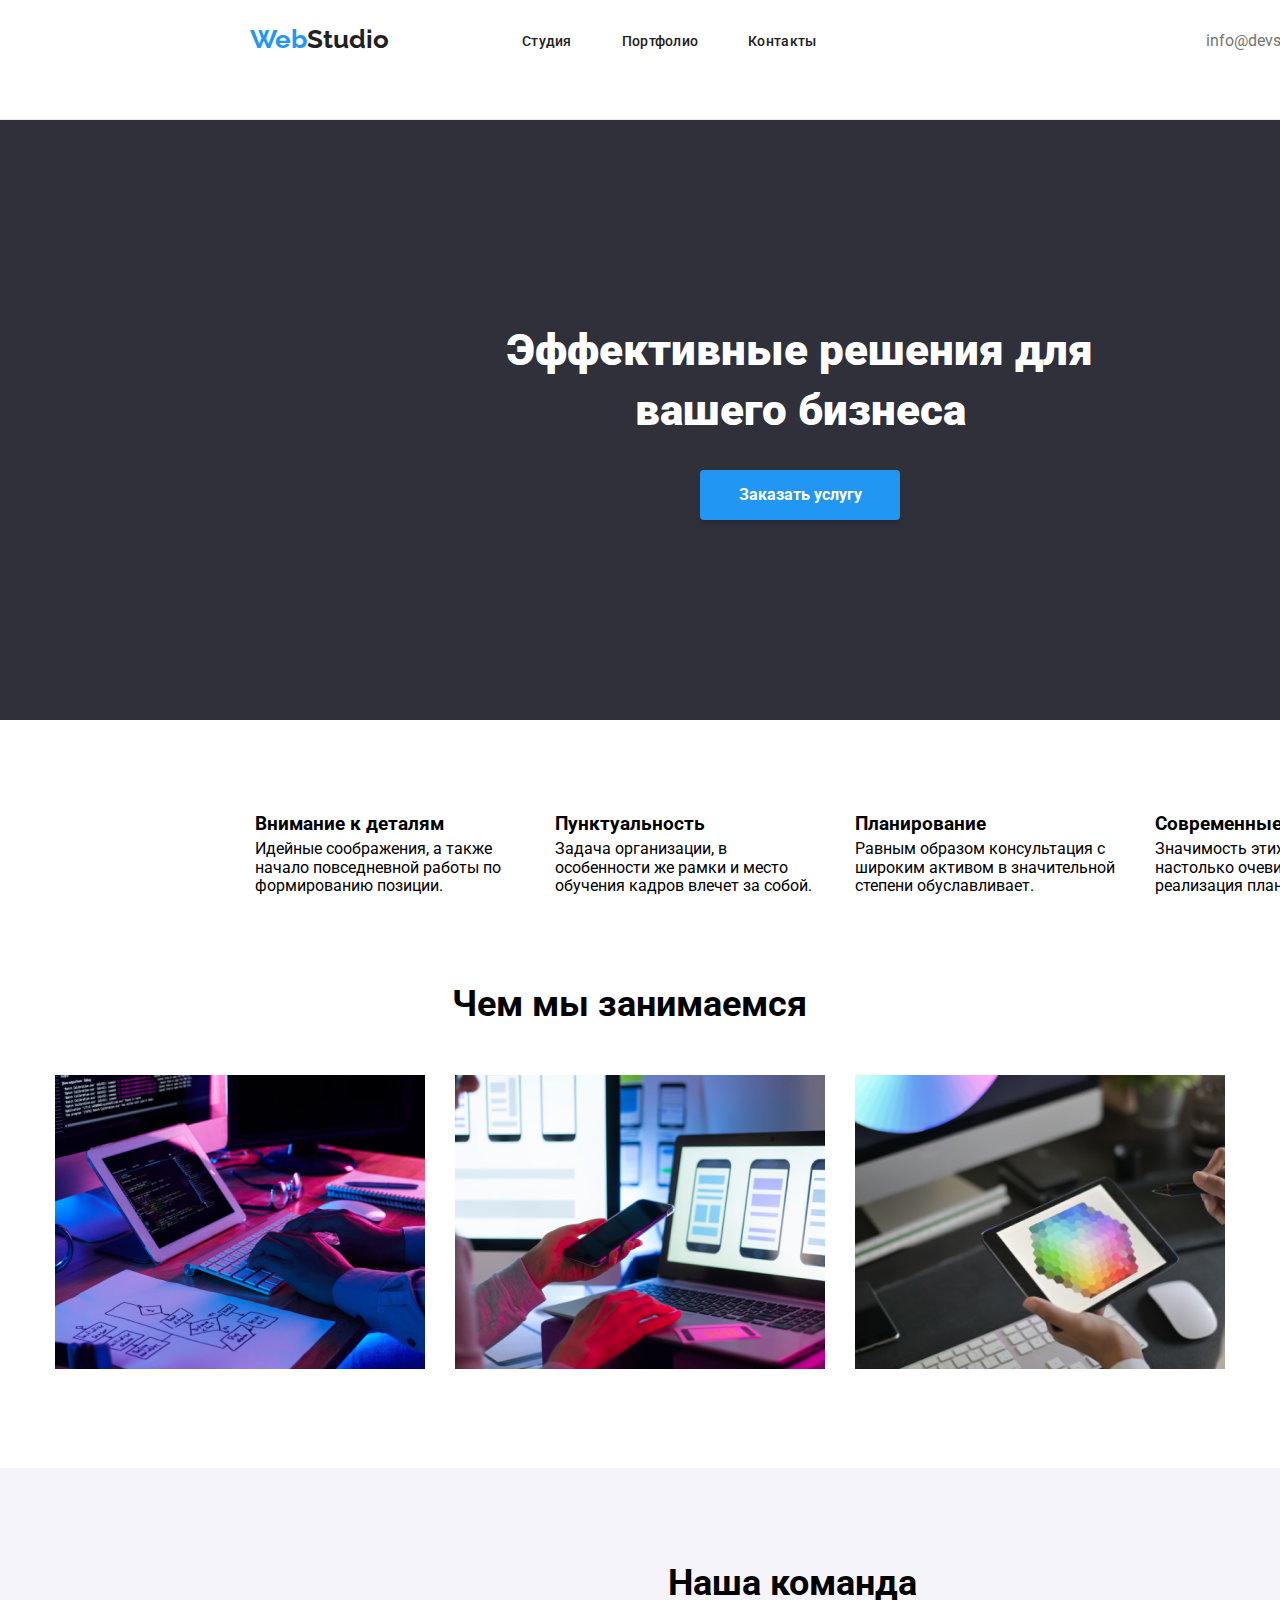
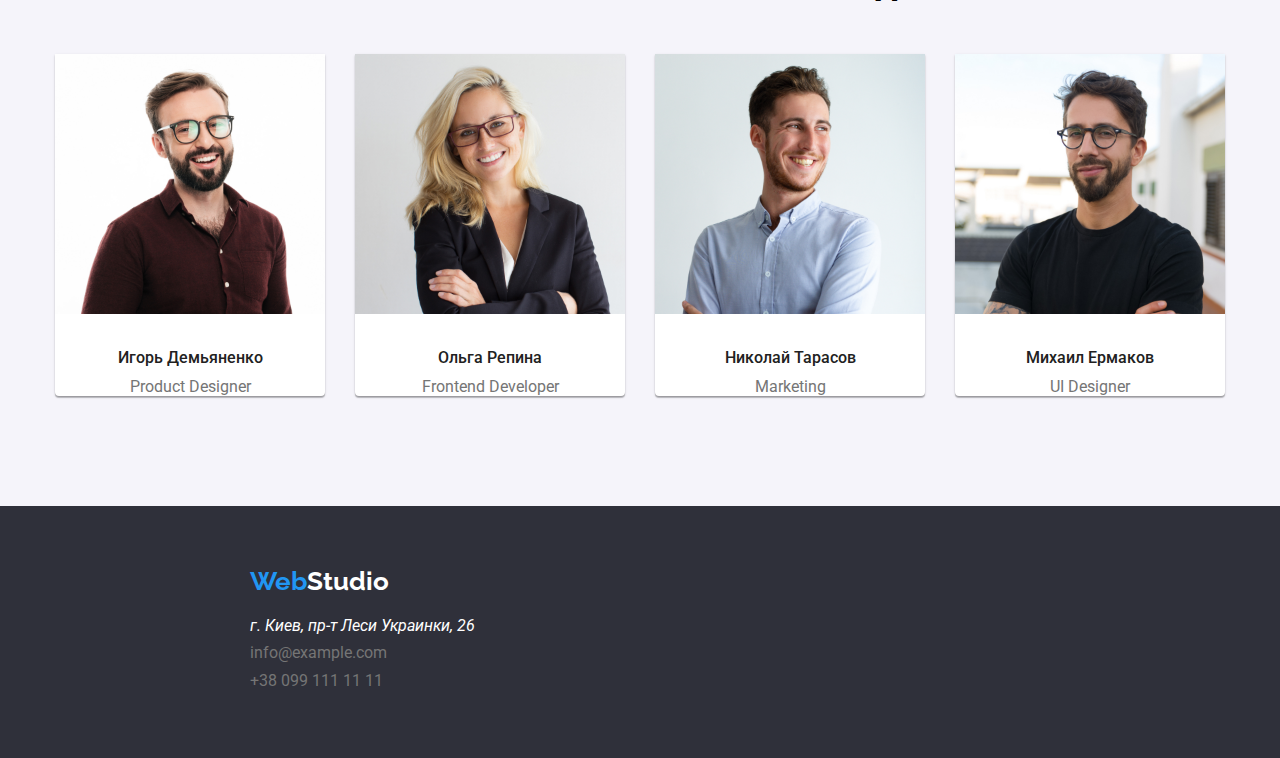
<file: index.html>
<!DOCTYPE html>
<html lang="ru">
<head>
    <meta charset="UTF-8">
    <meta name="viewport" content="width=device-width, initial-scale=1.0">
    <title>Document</title>
  <link rel="stylesheet" href="./css/style.css">
  <link rel="stylesheet" href="./css/normalize.css">
<link rel="preconnect" href="https://fonts.gstatic.com">
<link
    href="https://fonts.googleapis.com/css2?family=Raleway:wght@700;800&family=Roboto:wght@400;500;700;900&display=swap"
    rel="stylesheet">
</head>
<body>
    <!-- шапка -->
    <header>
    
            <a href="/" class="logo"><span class="logo-color">Web</span>Studio</a>
            
        <!-- навигация  -->
        <nav >
            <ul class="navigation">
                
                <li class="list-anchor" ><a href="/" class="nav-anchor nav-active-anchor">Студия</a></li>
                <li  class="list-anchor"><a href="./portfolio.html" class="nav-anchor">Портфолио</a></li>
                <li  class="list-anchor"><a href="/" class="nav-anchor">Контакты</a></li>
               
            </ul>
        </nav>
        
    
            <ul class="contacts">
      <li><a href="mailto:info@devstudio.com" class="conctacts-link" >info@devstudio.com</a> </li>
       <li><a href="tel:+380961111111" class="conctacts-link" >+38 096 111 11 11</a></li>
            </ul>
    
            
</header>
    
     
    
   
    
    <!-- описание и требования   -->
    <main>
    <section class="hero-baner">
        <div class="button-position">
        <h1 class="hero-descr">Эффективные решения для вашего бизнеса</h1>
       <button type="button" class="hero-button">Заказать услугу</button>
        
    </div>
    </section>
    
    <section class="section-descr">
        <h2 hidden>descr</h2>
    <ul class="list-details-descr">
       <li class="list-text"> <h3 class="title-details">Внимание к деталям</h3>
        <p class="text-compani">Идейные соображения, а также
             начало повседневной работы по
              формированию позиции.</p></li>
    
      <li class="list-text">  <h3 class="title-details" >Пунктуальность </h3>
        <p class="text-compani">Задача организации, в особенности 
            же рамки и место обучения кадров
             влечет за собой.</p></li>
    
     <li class="list-text"><h3 class="title-details" >Планирование</h3>
           <p class="text-compani">Равным образом консультация с
             широким активом в значительной
              степени обуславливает.</p></li>
    
    
      <li class="list-text"><h3 class="title-details">Современные технологии</h3>
          <p class="text-compani">Значимость этих проблем настолько
             очевидна, что реализация плановых
              заданий.</p></li>
    </ul>
    </section>
    
    <!-- Чем мы занимаемся -->
     <section>
         <div class="what-we-do">
        <h2 class="what-we-do-title">Чем мы занимаемся</h2>
        <ul class="what-we-do-img-list">
           <li class="content-photo"><img src="img/imgdesctop.png" alt=" програмист пишет код" width="370" height="294"></li>
          <li class="content-photo"><img src="img/imgphone.png" alt="програмист сидит за компютером" width="370" height="294"></li>
          <li class="content-photo"><img src="img/imgtablet.png" alt="дизайнер выбырает цвет " width="370" height="294"></li>
    </ul>
    </div>
     </section>

<!-- наша команда -->



<section  class="teem" >
    
    <h2 class="teem-title">Наша команда</h2>
    <ul class="teem-list">
  <li class="teem-photo-list"><img src="img/imgigor.jpg" alt="Игорь Демьяненко" width="270" height="260">
  <h3 class="teem-name">Игорь Демьяненко</h3>
  <p class="teem-descr">Product Designer</p></li>
 
  <li class="teem-photo-list"><img src="img/imgolga.jpg" alt="Ольга Репина" width="270" height="260">
  <h3 class="teem-name">Ольга Репина</h3>
  <p class="teem-descr">Frontend Developer</p></li>
 
  <li class="teem-photo-list"><img src="img/imgnikola.jpg" alt="Николай Тарасов" width="270" height="260">
  <h3 class="teem-name">Николай Тарасов</h3>
  <p class="teem-descr"> Marketing</p></li>

  <li class="teem-photo-list"><img src="img/imgmiha.jpg" alt="Михаил Ермаков" width="270" height="260"> 
  <h3 class="teem-name">Михаил Ермаков</h3>
   <p class="teem-descr">UI Designer</p></li>
    </ul>

</section>
</main>


<!-- footer contacts -->


<footer class="footer-studio">

<div class="footer-style">
 <a href="/" class="logo logo-footer"><span class="logo-color">Web</span>Studio</a>



<ul class="footer-contact">
    <li><address><p class="contact-adres">г. Киев, пр-т Леси Украинки, 26</p></address></li>

    <li> <a href="mailto:info@example.com"> info@example.com</a> </li>
    <li> <a href="tel:+380991111111">+38 099 111 11 11</a> </li>
</ul>

</div>
</footer>




    
</body>
</html>
</file>
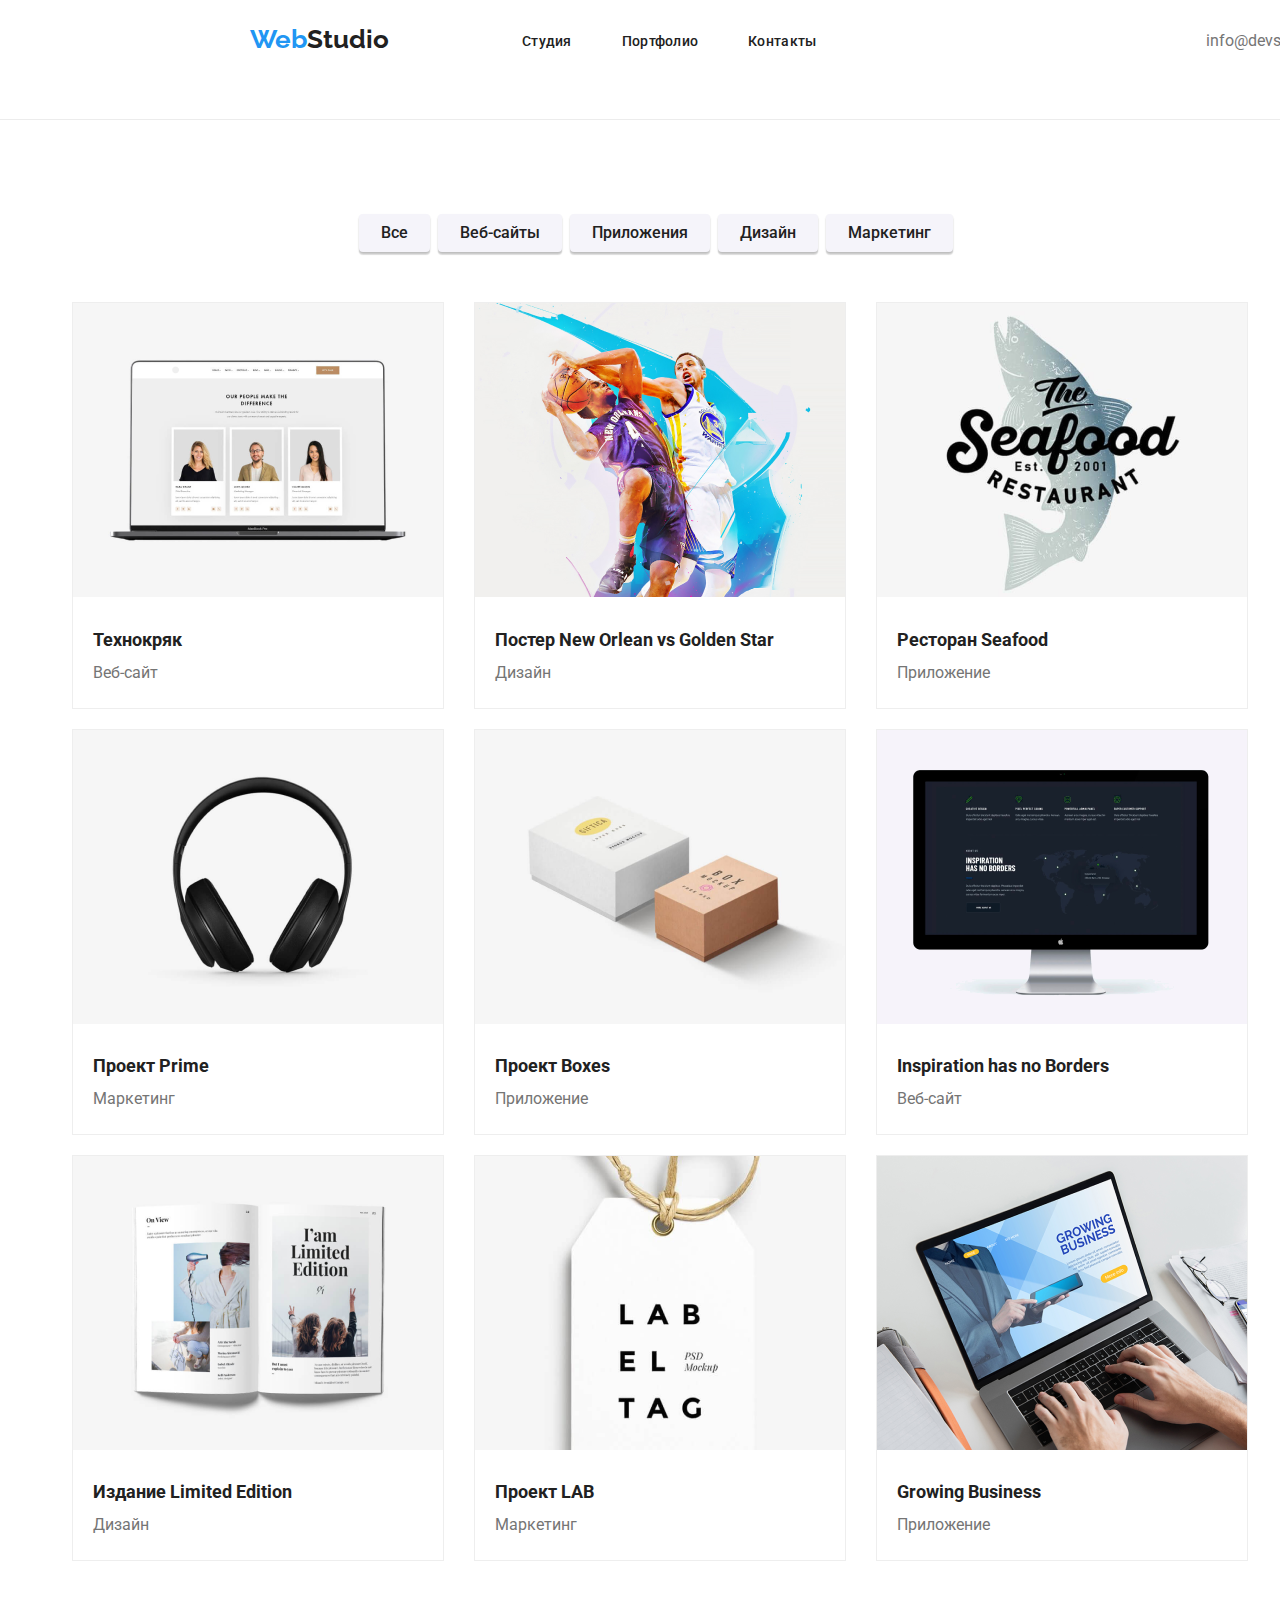
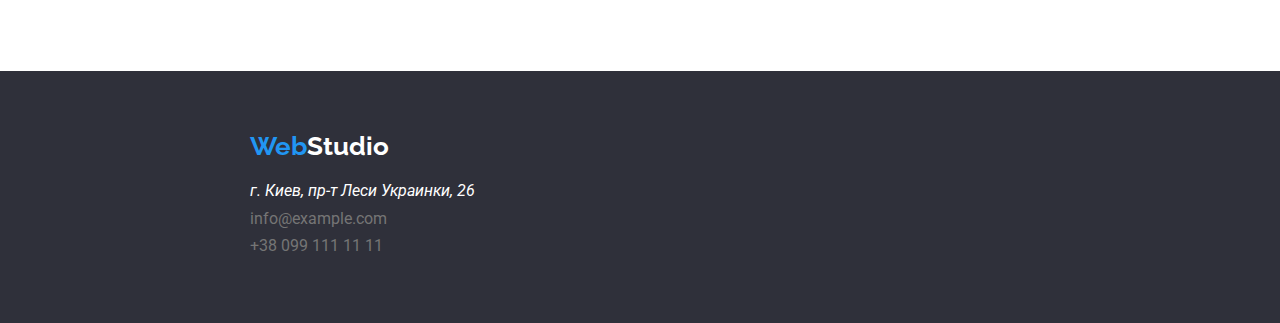
<file: portfolio.html>
<!DOCTYPE html>
<html lang="ru">
<head>
    <meta charset="UTF-8">
    <meta name="viewport" content="width=device-width, initial-scale=1.0">
    <title>Document</title>
    <link rel="stylesheet" href="./css/style.css">
    <link rel="stylesheet" href="./css/normalize.css">
<link rel="preconnect" href="https://fonts.gstatic.com">
<link
    href="https://fonts.googleapis.com/css2?family=Raleway:wght@700;800&family=Roboto:wght@400;500;700;900&display=swap"
    rel="stylesheet">
</head>
<body>
<header>

    <a href="/" class="logo"><span class="logo-color">Web</span>Studio</a>

    <!-- навигация  -->
<nav>
    <ul class="navigation">

        <li class="list-anchor"><a href="/" class="nav-anchor nav-active-anchor">Студия</a></li>
        <li class="list-anchor"><a href="./portfolio.html" class="nav-anchor">Портфолио</a></li>
        <li class="list-anchor"><a href="/" class="nav-anchor">Контакты</a></li>

    </ul>
</nav>
    

        <ul class="contacts">
            <li><a href="mailto:info@devstudio.com" class="conctacts-link" >info@devstudio.com</a> </li>
            <li><a href="tel:+380961111111"  class="conctacts-link">+38 096 111 11 11</a></li>
        </ul>

    
</header>
  <main>
<!-- section buton -->
<section class="button-portfolio">
<h2 hidden>категории сайта </h2>
<ul class="button-portfolio-style">
    <li ><button type="button" class="button-list">Все</button></li>
    <li><button type="button" class="button-list">Веб-сайты</button></li>
    <li><button type="button" class="button-list">Приложения</button></li>
    <li><button type="button" class="button-list">Дизайн</button></li>
    <li><button type="button" class="button-list">Маркетинг</button></li>
</ul>
</section>
<!-- работы портфолио -->
<section class="portfolio-work">

<h2 hidden>наш каталог услуг</h2>

<ul class="portfolio-ul-descr">
    <li  class=" img-portfolio-list">
        <a href="/">
            <img src="./img/galery-portfolio/img-desctop.png" alt="ноутбук"width="370px" height="294px">
                <p class="list-img-decsr">Технокряк</p>
                    <span class="list-descr-program">Веб-сайт</span>
        </a>
    </li>
    <li class=" img-portfolio-list" >
        <a href="/">
            <img src="./img/galery-portfolio/img-mens-play.png" alt="два парня играют баскетбол"width="370px" height="294px">
                <p  class="list-img-decsr">Постер New Orlean vs Golden Star</p>
                    <span class="list-descr-program">Дизайн</span>
        </a>
    </li>
    <li class=" img-portfolio-list" >
        <a href="/">
            <img src="./img/galery-portfolio/img-logo-fish.png" alt="Ресторан Seafood "width="370px" height="294px">
            <p class="list-img-decsr">Ресторан Seafood</p>
                    <span class="list-descr-program">Приложение</span>
        </a>
    </li>
    <li class=" img-portfolio-list" >
        <a href="/">
            <img src="./img/galery-portfolio/img-headphone.png" alt="картинка с черными наушниками"width="370px" height="294px">
                <p class="list-img-decsr">Проект Prime</p>
                    <span class="list-descr-program">Маркетинг</span>
        </a>
    </li>
    <li class=" img-portfolio-list" >
        <a href="/">
            <img src="./img/galery-portfolio/img-boxes.png" alt="Проект Boxes приложение"width="370px" height="294px">
                <p class="list-img-decsr">Проект Boxes</p>
                    <span class="list-descr-program">Приложение</span>
        </a>
    </li>
    <li  class=" img-portfolio-list">
        <a href="/">
            <img src="./img/galery-portfolio/img-display.png" alt="монитор с картой"width="370px" height="294px">
                <p class="list-img-decsr">Inspiration has no Borders</p>
                    <span class="list-descr-program">Веб-сайт</span>
        </a>
    </li>
    <li class=" img-portfolio-list" >
        <a href="/">
            <img src="./img/galery-portfolio/img-book.png" alt="Издание книги Limited Edition"width="370px" height="294px">
                <p class="list-img-decsr">Издание Limited Edition</p>
                    <span class="list-descr-program">Дизайн</span>
        </a>
    </li>
    <li  class=" img-portfolio-list" >
        <a href="/">
            <img src="./img/galery-portfolio/img-lable-mark.png" alt="Проект марки LAB"width="370px" height="294px">
                <p class="list-img-decsr">Проект LAB</p>
                    <span class="list-descr-program">Маркетинг</span>
        </a>
    </li>
    <li class=" img-portfolio-list" >
        <a href="/">
            <img src="./img/galery-portfolio/img-silver-desctop.png" alt="работа за ноутбуком"width="370px" height="294px">
                <p class="list-img-decsr">Growing Business</p>
                    <span class="list-descr-program">Приложение</span>
        </a>
    </li>
</ul>




</section>




  </main>
<!-- footer contacts -->


<footer>

    <div class="footer-style">
        <a href="/" class="logo logo-footer"><span class="logo-color">Web</span>Studio</a>



        <ul class="footer-contact">
            <li>
                <address><p class="contact-adres">г. Киев, пр-т Леси Украинки, 26</p></address>
            </li>

            <li> <a href="mailto:info@example.com"> info@example.com</a> </li>
            <li> <a href="tel:+380991111111">+38 099 111 11 11</a> </li>
        </ul>

    </div>
</footer>


</body>
</html>
</file>
<file: css/style.css>
:root {
  /* hero footer bacground */
  --dark-hero: #2f303a;
  --white: #ffffff;
  --txt-dark: #212121;
  --txt-grey: #757575;
  --white-blue: #2196f3;
  --tem-section: #f5f4fa;
  --border-color: #ececec;
  --border-button-color: #eeeeee;

  /* logo fonts */
  font-family: "Raleway", sans-serif;

  /* txt style */
  font-family: "Roboto", sans-serif;
  --logo-font: "Raleway", sans-serif;
}

body {
  font-family: "Roboto", sans-serif;
  margin-left: 0;
}
a {
  text-decoration: none;
  cursor: pointer;
}

/* LOGO */
.logo {
  width: 145px;
  height: 31px;
  font-weight: bold;
  font-size: 26px;
  line-height: 31px;
  color: var(--txt-dark);
  text-decoration: none;
  font-family: var(--logo-font);
  margin-left: 250px;
  margin-top: 24px;
  margin-right: 43px;
  cursor: pointer;
}

.logo-color {
  color: var(--white-blue);
  font-style: normal;
  font-weight: bold;
  font-size: 26px;
  line-height: 31px;
}
.logo-first {
  margin-left: 215px;
  margin-top: 24px;
}
/* NAV */
header {
  background-color: var(--white);
  display: flex;
  border-bottom: 1px solid var(--border-color);
}
.navigation {
  margin: 0;
  display: flex;
  margin-top: 32px;
  list-style-type: none;
}
.list-anchor {
  margin-left: 50px;
}

.nav-anchor {
  color: var(--txt-dark);
  width: 68px;
  height: 16px;
  font-size: 14px;
  line-height: 16px;
  letter-spacing: 0.02em;
  text-decoration: none;
  font-weight: 500;
}

.nav-anchor:hover {
  color: var(--txt-dark);
  color: var(--white-blue);
}
.nav-active-anchor {
  color: var(--white-blue);
}
.contacts {
  display: flex;
  margin-top: 32px;
  list-style-type: none;
  margin-left: 300px;
  margin-bottom: 32px;
}
.conctacts-link {
  margin-left: 50px;
  margin-top: 32px;
  color: var(--txt-grey);
  text-decoration: none;
  font-weight: 500px;
}

.conctacts-link:hover {
  color: var(--txt-grey);
  color: var(--white-blue);
}

/* section hero  */

.hero-baner {
  background-color: var(--dark-hero);
  padding: 200px 452px 280px 452px;
  box-sizing: border-box;
  width: 1600px;
  height: 600px;
}

.hero-descr {
  text-align: center;
  width: 696px;
  height: 120px;
  font-weight: 900;
  font-size: 44px;
  line-height: 60px;
  color: var(--white);
  margin-bottom: 30px;
  margin-top: 0;
}

.button-position {
  text-align: center;
}
.hero-button {
  width: 200px;
  height: 50px;
  display: inline-block;
  background-color: var(--white-blue);
  font-weight: 700px;
  cursor: pointer;
  box-shadow: 0px 4px 4px rgba(0, 0, 0, 0.15);
  border-radius: 4px;
  color: var(--white);
  border: none;
  font-family: Roboto;
  font-style: normal;
  font-weight: bold;
  font-size: 16px;
  line-height: 30px;
}

/* SECTION DESCR */
.section-descr {
  margin-top: 94px;
  background-color: var(--white);
}
.title-details {
  width: 270px;
  height: 16px;
  margin-top: 0;
  margin: 0;
  font-weight: 700px;
}

.list-details-descr {
  display: flex;
}
.list-details-descr {
  margin-left: 215px;
  margin-right: 215px;
}

.list-text {
  width: 270px;
  height: 75px;
  margin-right: 30px;
  list-style-type: none;
}
.text-compani {
  margin-top: 10px;
  margin-bottom: 0;
}

/* section what we do */

.what-we-do {
  align-items: center;
  margin-top: 94px;
  background-color: var(--white);
}
.what-we-do-title {
  width: 376px;
  height: 42px;
  font-style: normal;
  font-weight: bold;
  font-size: 36px;
  line-height: 42px;
  margin: auto;
}
.what-we-do-img-list {
  display: flex;
  justify-content: center;
  list-style-type: none;
  margin-top: 50px;
  margin-bottom: 0;
  padding: 0;
}

.content-photo {
  margin-right: 30px;
}
.content-photo:last-child {
  margin-right: 0;
}

/* section teem  photo  */

.teem {
  margin-top: 94px;
  background-color: var(--tem-section);
  align-items: center;
  padding-bottom: 94px;
}

.teem-title {
  width: 264px;
  height: 42px;
  font-style: normal;
  font-weight: bold;
  font-size: 36px;
  line-height: 42px;
  margin: 94px 668px 50px 668px;
  padding-top: 94px;
}

.teem-name {
  font-style: normal;
  font-weight: 500;
  font-size: 16px;
  line-height: 19px;
  color: var(--txt-dark);
  text-align: center;
  margin-top: 30px;
  margin-bottom: 10px;
}
.teem-descr {
  color: var(--txt-grey);
  font-style: normal;
  font-weight: normal;
  font-size: 16px;
  line-height: 19px;
  text-align: center;
  margin: 0;
}
.teem-list {
  display: flex;
  justify-content: center;
  padding: 0;
  list-style-type: none;
}
.teem-photo-list {
  margin-right: 30px;
  background-color: var(--white);
  box-shadow: 0px 1px 3px rgba(0, 0, 0, 0.12), 0px 1px 1px rgba(0, 0, 0, 0.14),
    0px 2px 1px rgba(0, 0, 0, 0.2);
  border-radius: 0px 0px 4px 4px;
}

.teem-list :last-child {
  margin-right: 0;
}

/* footer */

footer {
  background-color: var(--dark-hero);
  position: absolute;
  width: 1600px;
  height: 252px;
  padding-left: 250px;
  margin-top: 94px;
}
.footer-studio {
  margin-top: 0;
}
.logo-footer {
  margin-top: 60px;
  color: var(--white);

  margin-left: 0;
}

.footer-style {
  display: flex;
  flex-direction: column;
}

.footer-contact {
  margin-left: 0;
  list-style-type: none;
  padding: 0;
  margin-top: 20px;
}
.footer-contact :first-child {
  margin-top: 0;
  margin-bottom: 0;
}
.footer-contact li {
  margin-top: 9px;
}
.footer-contact a {
  color: var(--txt-grey);
}

.contact-adres {
  color: var(--white);
}

/* PORTFOLIO  */

/* section portfolio work */

.nav-anchor {
  color: var(--txt-dark);
  width: 68px;
  height: 16px;
  font-size: 14px;
  line-height: 16px;
  letter-spacing: 0.02em;
  text-decoration: none;
  font-weight: 500;
}

.nav-anchor:hover {
  color: var(--txt-dark);
  color: var(--white-blue);
}

.button-portfolio {
  margin-bottom: 20px;
}

.button-portfolio-style {
  display: flex;
  justify-content: center;
  list-style-type: none;
  margin-top: 94px;
  margin-bottom: 50px;
}
.button-list {
  margin-right: 8px;
  list-style-type: none;
  background-color: var(--tem-section);
  cursor: pointer;
}
.button-list:hover {
  background-color: var(--white-blue);
  color: var(--white);
}
.button-list {
  padding: 6px 22px 6px 22px;
  box-shadow: 0px 3px 1px rgba(0, 0, 0, 0.1), 0px 1px 2px rgba(0, 0, 0, 0.08),
    0px 2px 2px rgba(0, 0, 0, 0.12);
  border-radius: 4px;
  height: 38px;
  background-color: var(--tem-section);
  border-color: var(--tem-section);
  border: none;
  font-style: normal;
  font-weight: 500;
  font-size: 16px;
  line-height: 26px;
  color: var(--txt-dark);
}

.portfolio-ul-descr {
  display: flex;
  flex-wrap: wrap;
  justify-content: center;
  margin-top: 0;
}
.img-portfolio-list {
  border: 1px solid var(--border-button-color);
  box-sizing: border-box;
  margin-right: 30px;
  margin-top: 20px;
  list-style-type: none;
  text-align: left;
  padding-bottom: 20px;
}
.list-img-decsr {
  margin-left: 20px;
  font-style: normal;
  font-weight: bold;
  font-size: 18px;
  line-height: 36px;
  color: var(--txt-dark);
  margin-top: 20px;
  margin-bottom: 0;
}
.list-descr-program {
  color: var(--txt-grey);
  font-style: normal;
  font-weight: normal;
  font-size: 16px;
  line-height: 30px;
  margin-top: 4px;
  margin-left: 20px;
}

.img-portfolio-list:nth-child(3n) {
  margin-right: 0;
}
.img-portfolio-list:nth-child(-n + 3) {
  margin-top: 0;
}
</file>
